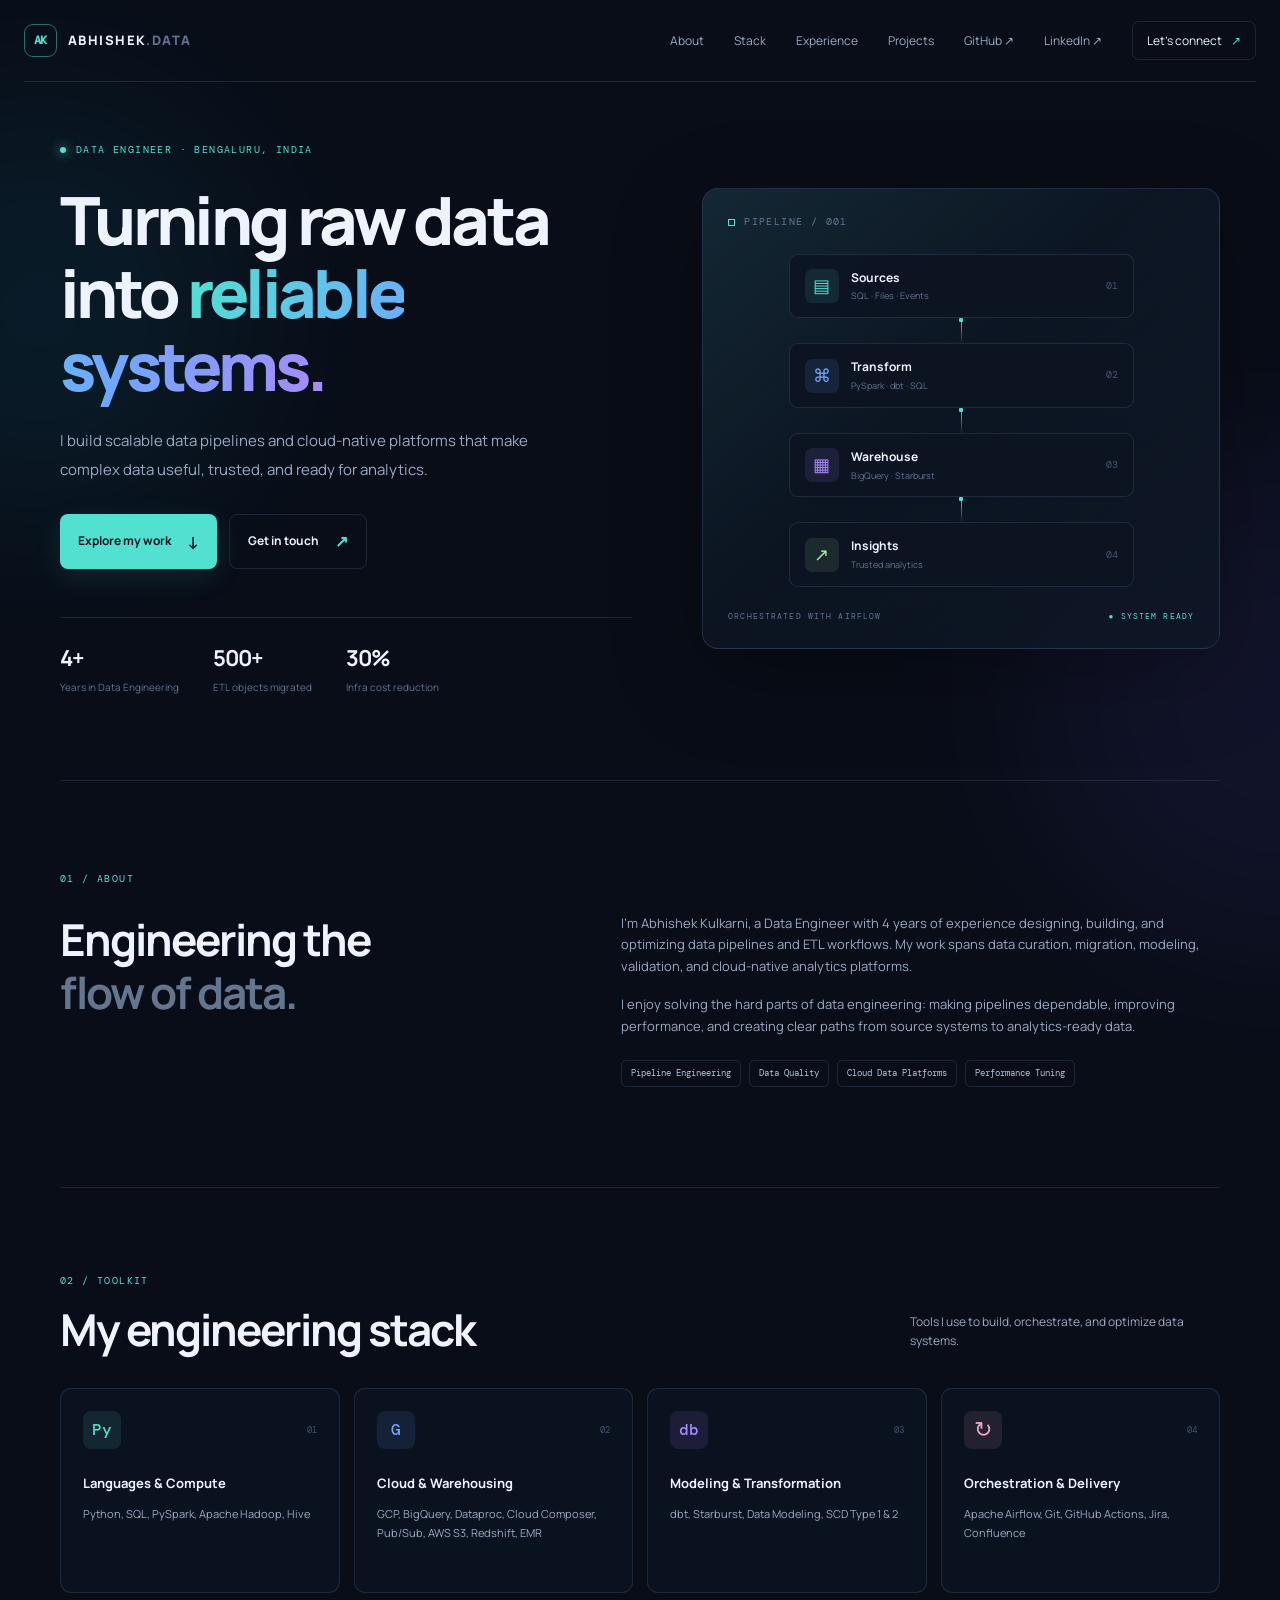
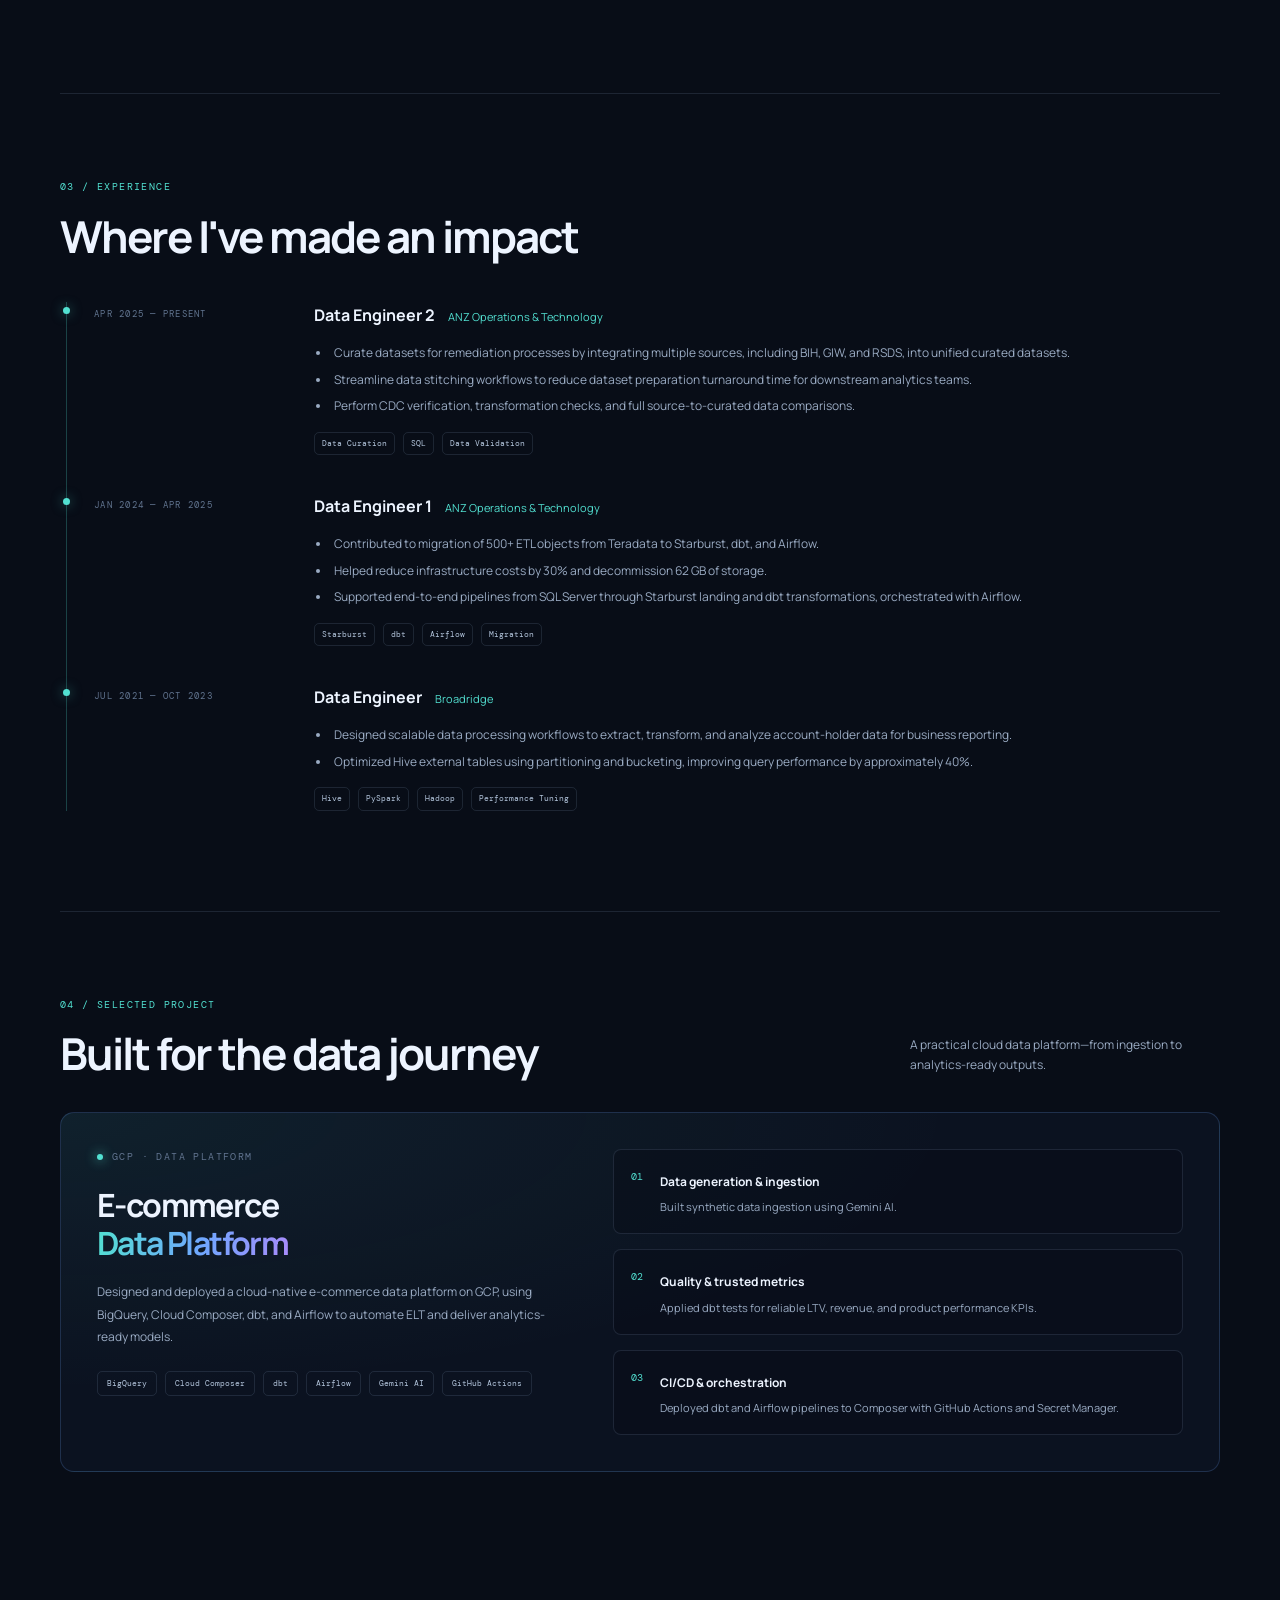
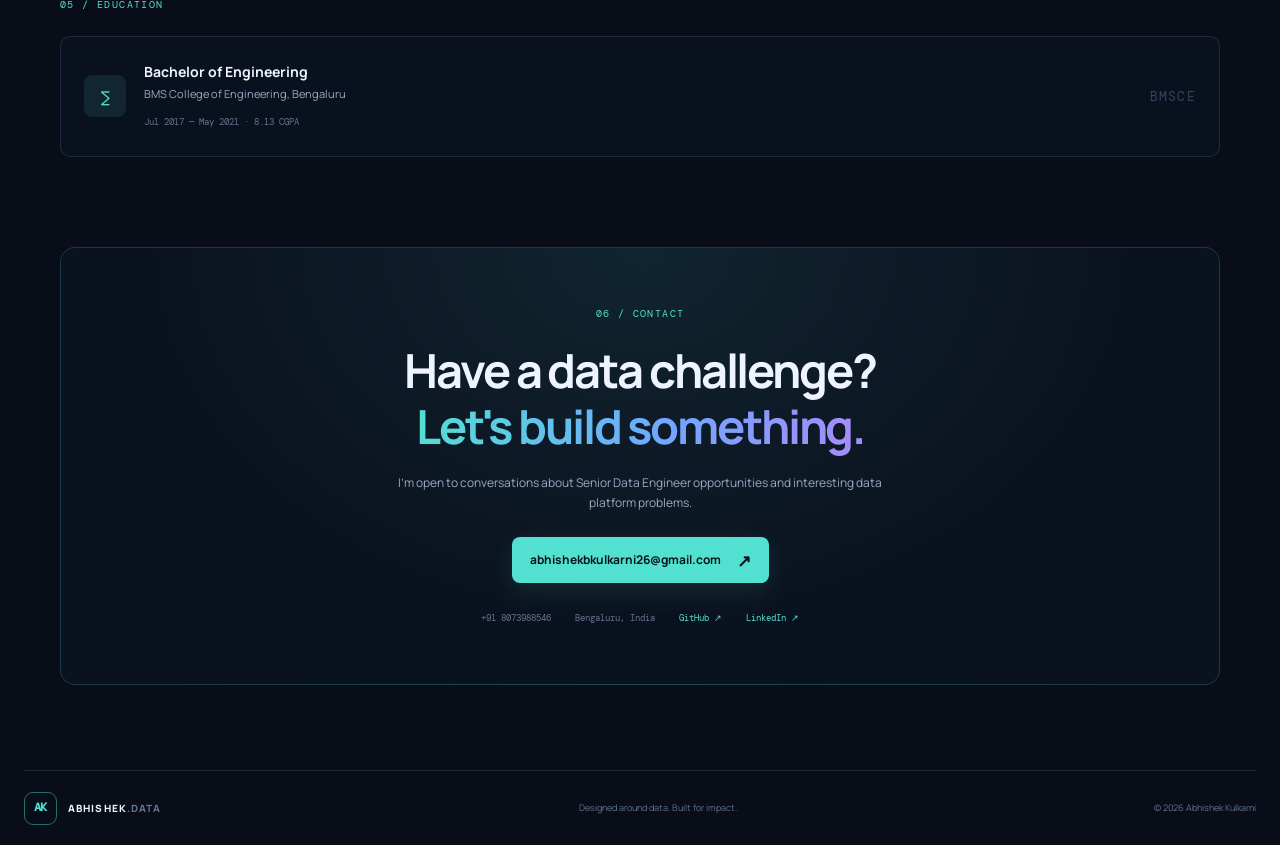
<file: index.html>
<!DOCTYPE html>
<html lang="en">
<head>
  <meta charset="UTF-8" />
  <meta name="viewport" content="width=device-width, initial-scale=1.0" />
  <meta name="description" content="Abhishek Kulkarni — Data Engineer building scalable data pipelines, cloud data platforms, and analytics-ready datasets." />
  <title>Abhishek Kulkarni | Data Engineer</title>
  <link rel="stylesheet" href="style.css" />
  <link rel="preconnect" href="https://fonts.googleapis.com">
  <link rel="preconnect" href="https://fonts.gstatic.com" crossorigin>
  <link href="https://fonts.googleapis.com/css2?family=DM+Mono:wght@400;500&family=Manrope:wght@400;500;600;700;800&display=swap" rel="stylesheet">
</head>
<body>
  <div class="ambient ambient-one"></div>
  <div class="ambient ambient-two"></div>

  <header class="topbar">
    <a class="brand" href="#home"><span class="brand-mark">AK</span><span>ABHISHEK<span class="brand-muted">.DATA</span></span></a>
    <nav aria-label="Main navigation">
      <a href="#about">About</a>
      <a href="#stack">Stack</a>
      <a href="#work">Experience</a>
      <a href="#projects">Projects</a>
      <a href="https://github.com/Abhiselon/" target="_blank" rel="noopener noreferrer">GitHub ↗</a>
      <a href="https://www.linkedin.com/in/abhishek-kulkarni26/" target="_blank" rel="noopener noreferrer">LinkedIn ↗</a>
      <a class="nav-cta" href="#contact">Let's connect <span>↗</span></a>
    </nav>
  </header>

  <main>
    <section class="hero section-wrap" id="home">
      <div class="hero-copy">
        <div class="eyebrow"><span class="status-dot"></span> DATA ENGINEER · BENGALURU, INDIA</div>
        <h1>Turning raw data<br>into <span class="gradient-text">reliable systems.</span></h1>
        <p class="hero-lede">I build scalable data pipelines and cloud-native platforms that make complex data useful, trusted, and ready for analytics.</p>
        <div class="hero-actions">
          <a class="button button-primary" href="#projects">Explore my work <span>↓</span></a>
          <a class="button button-ghost" href="mailto:abhishekbkulkarni26@gmail.com">Get in touch <span>↗</span></a>
        </div>
        <div class="hero-meta">
          <div><strong>4+</strong><span>Years in Data Engineering</span></div>
          <div><strong>500+</strong><span>ETL objects migrated</span></div>
          <div><strong>30%</strong><span>Infra cost reduction</span></div>
        </div>
      </div>

      <div class="hero-visual" aria-label="Illustration of a data pipeline">
        <div class="visual-label"><span class="tiny-square"></span> PIPELINE / 001</div>
        <div class="pipeline">
          <div class="pipe-node source"><span class="node-icon">▤</span><div><b>Sources</b><small>SQL · Files · Events</small></div><span class="node-state">01</span></div>
          <div class="pipe-line"><i></i><i></i><i></i></div>
          <div class="pipe-node transform"><span class="node-icon">⌘</span><div><b>Transform</b><small>PySpark · dbt · SQL</small></div><span class="node-state">02</span></div>
          <div class="pipe-line"><i></i><i></i><i></i></div>
          <div class="pipe-node warehouse"><span class="node-icon">▦</span><div><b>Warehouse</b><small>BigQuery · Starburst</small></div><span class="node-state">03</span></div>
          <div class="pipe-line"><i></i><i></i><i></i></div>
          <div class="pipe-node output"><span class="node-icon">↗</span><div><b>Insights</b><small>Trusted analytics</small></div><span class="node-state">04</span></div>
        </div>
        <div class="visual-foot"><span>ORCHESTRATED WITH AIRFLOW</span><span class="live-pulse">● SYSTEM READY</span></div>
      </div>
    </section>

    <section class="section-wrap about-section" id="about">
      <div class="section-kicker">01 / ABOUT</div>
      <div class="about-grid">
        <h2>Engineering the<br><span class="muted-heading">flow of data.</span></h2>
        <div class="about-copy">
          <p>I'm Abhishek Kulkarni, a Data Engineer with 4 years of experience designing, building, and optimizing data pipelines and ETL workflows. My work spans data curation, migration, modeling, validation, and cloud-native analytics platforms.</p>
          <p>I enjoy solving the hard parts of data engineering: making pipelines dependable, improving performance, and creating clear paths from source systems to analytics-ready data.</p>
          <div class="focus-tags"><span>Pipeline Engineering</span><span>Data Quality</span><span>Cloud Data Platforms</span><span>Performance Tuning</span></div>
        </div>
      </div>
    </section>

    <section class="section-wrap stack-section" id="stack">
      <div class="section-heading">
        <div><div class="section-kicker">02 / TOOLKIT</div><h2>My engineering stack</h2></div>
        <p>Tools I use to build, orchestrate, and optimize data systems.</p>
      </div>
      <div class="stack-grid">
        <article class="stack-card"><div class="stack-card-top"><span class="stack-symbol">Py</span><span class="card-index">01</span></div><h3>Languages & Compute</h3><p>Python, SQL, PySpark, Apache Hadoop, Hive</p></article>
        <article class="stack-card"><div class="stack-card-top"><span class="stack-symbol cloud">G</span><span class="card-index">02</span></div><h3>Cloud & Warehousing</h3><p>GCP, BigQuery, Dataproc, Cloud Composer, Pub/Sub, AWS S3, Redshift, EMR</p></article>
        <article class="stack-card"><div class="stack-card-top"><span class="stack-symbol dbt">db</span><span class="card-index">03</span></div><h3>Modeling & Transformation</h3><p>dbt, Starburst, Data Modeling, SCD Type 1 & 2</p></article>
        <article class="stack-card"><div class="stack-card-top"><span class="stack-symbol airflow">↻</span><span class="card-index">04</span></div><h3>Orchestration & Delivery</h3><p>Apache Airflow, Git, GitHub Actions, Jira, Confluence</p></article>
      </div>
    </section>

    <section class="section-wrap experience-section" id="work">
      <div class="section-kicker">03 / EXPERIENCE</div>
      <h2>Where I've made an impact</h2>
      <div class="timeline">
        <article class="timeline-item">
          <div class="timeline-date">APR 2025 — PRESENT</div>
          <div class="timeline-content"><div class="timeline-title"><h3>Data Engineer 2</h3><span>ANZ Operations & Technology</span></div>
            <ul><li>Curate datasets for remediation processes by integrating multiple sources, including BIH, GIW, and RSDS, into unified curated datasets.</li><li>Streamline data stitching workflows to reduce dataset preparation turnaround time for downstream analytics teams.</li><li>Perform CDC verification, transformation checks, and full source-to-curated data comparisons.</li></ul>
            <div class="mini-tags"><span>Data Curation</span><span>SQL</span><span>Data Validation</span></div>
          </div>
        </article>
        <article class="timeline-item">
          <div class="timeline-date">JAN 2024 — APR 2025</div>
          <div class="timeline-content"><div class="timeline-title"><h3>Data Engineer 1</h3><span>ANZ Operations & Technology</span></div>
            <ul><li>Contributed to migration of 500+ ETL objects from Teradata to Starburst, dbt, and Airflow.</li><li>Helped reduce infrastructure costs by 30% and decommission 62 GB of storage.</li><li>Supported end-to-end pipelines from SQL Server through Starburst landing and dbt transformations, orchestrated with Airflow.</li></ul>
            <div class="mini-tags"><span>Starburst</span><span>dbt</span><span>Airflow</span><span>Migration</span></div>
          </div>
        </article>
        <article class="timeline-item">
          <div class="timeline-date">JUL 2021 — OCT 2023</div>
          <div class="timeline-content"><div class="timeline-title"><h3>Data Engineer</h3><span>Broadridge</span></div>
            <ul><li>Designed scalable data processing workflows to extract, transform, and analyze account-holder data for business reporting.</li><li>Optimized Hive external tables using partitioning and bucketing, improving query performance by approximately 40%.</li></ul>
            <div class="mini-tags"><span>Hive</span><span>PySpark</span><span>Hadoop</span><span>Performance Tuning</span></div>
          </div>
        </article>
      </div>
    </section>

    <section class="section-wrap projects-section" id="projects">
      <div class="section-heading">
        <div><div class="section-kicker">04 / SELECTED PROJECT</div><h2>Built for the data journey</h2></div>
        <p>A practical cloud data platform—from ingestion to analytics-ready outputs.</p>
      </div>
      <article class="project-card">
        <div class="project-main">
          <div class="project-label"><span class="project-dot"></span> GCP · DATA PLATFORM</div>
          <h3>E-commerce<br><span class="gradient-text">Data Platform</span></h3>
          <p>Designed and deployed a cloud-native e-commerce data platform on GCP, using BigQuery, Cloud Composer, dbt, and Airflow to automate ELT and deliver analytics-ready models.</p>
          <div class="project-tags"><span>BigQuery</span><span>Cloud Composer</span><span>dbt</span><span>Airflow</span><span>Gemini AI</span><span>GitHub Actions</span></div>
        </div>
        <div class="project-details">
          <div class="project-detail"><span class="detail-number">01</span><div><b>Data generation & ingestion</b><p>Built synthetic data ingestion using Gemini AI.</p></div></div>
          <div class="project-detail"><span class="detail-number">02</span><div><b>Quality & trusted metrics</b><p>Applied dbt tests for reliable LTV, revenue, and product performance KPIs.</p></div></div>
          <div class="project-detail"><span class="detail-number">03</span><div><b>CI/CD & orchestration</b><p>Deployed dbt and Airflow pipelines to Composer with GitHub Actions and Secret Manager.</p></div></div>
        </div>
      </article>
    </section>

    <section class="section-wrap education-section">
      <div class="section-kicker">05 / EDUCATION</div>
      <div class="education-card"><div class="edu-icon">∑</div><div><h3>Bachelor of Engineering</h3><p>BMS College of Engineering, Bengaluru</p><span>Jul 2017 — May 2021 · 8.13 CGPA</span></div><div class="edu-mark">BMSCE</div></div>
    </section>

    <section class="section-wrap contact-section" id="contact">
      <div class="contact-panel">
        <div class="section-kicker">06 / CONTACT</div>
        <h2>Have a data challenge?<br><span class="gradient-text">Let's build something.</span></h2>
        <p>I'm open to conversations about Senior Data Engineer opportunities and interesting data platform problems.</p>
        <a class="button button-primary" href="mailto:abhishekbkulkarni26@gmail.com">abhishekbkulkarni26@gmail.com <span>↗</span></a>
        <div class="contact-foot">
          <span>+91 8073988546</span>
          <span>Bengaluru, India</span>
          <a href="https://github.com/Abhiselon/" target="_blank" rel="noopener noreferrer">GitHub ↗</a>
          <a href="https://www.linkedin.com/in/abhishek-kulkarni26/" target="_blank" rel="noopener noreferrer">LinkedIn ↗</a>
        </div>
      </div>
    </section>
  </main>

  <footer class="footer"><a class="brand" href="#home"><span class="brand-mark">AK</span><span>ABHISHEK<span class="brand-muted">.DATA</span></span></a><span>Designed around data. Built for impact.</span><span>© 2026 Abhishek Kulkarni</span></footer>
</body>
</html>
</file>
<file: style.css>
/* Abhishek Kulkarni — Data Engineer portfolio
   Responsive, dark data-platform inspired design. */

:root {
  --bg: #080d17;
  --surface: #0d1523;
  --surface-2: #111d2d;
  --line: rgba(159, 184, 218, .14);
  --text: #edf4ff;
  --muted: #9aabc3;
  --dim: #61748f;
  --cyan: #52e0d1;
  --blue: #70a7ff;
  --violet: #a78bfa;
  --font: "Manrope", sans-serif;
  --mono: "DM Mono", monospace;
}

* { box-sizing: border-box; }
html { scroll-behavior: smooth; }
body {
  margin: 0; background: var(--bg); color: var(--text); font-family: var(--font);
  line-height: 1.65; overflow-x: hidden;
}
a { color: inherit; text-decoration: none; }
::selection { background: rgba(82, 224, 209, .25); }
.ambient { position: absolute; pointer-events: none; filter: blur(90px); opacity: .13; z-index: -1; border-radius: 50%; }
.ambient-one { width: 420px; height: 420px; background: #167c9d; top: 100px; left: -170px; }
.ambient-two { width: 500px; height: 500px; background: #5140a8; top: 450px; right: -250px; }
.section-wrap { width: min(1160px, calc(100% - 48px)); margin: 0 auto; }
.topbar { height: 82px; width: min(1240px, calc(100% - 48px)); margin: auto; display: flex; align-items: center; justify-content: space-between; border-bottom: 1px solid var(--line); }
.brand { display: inline-flex; align-items: center; gap: 11px; font-size: 13px; font-weight: 800; letter-spacing: .11em; }
.brand-mark { display: grid; place-items: center; width: 33px; height: 33px; border: 1px solid rgba(82,224,209,.45); color: var(--cyan); border-radius: 9px; font-family: var(--mono); letter-spacing: -.08em; font-size: 12px; }
.brand-muted { color: var(--dim); }
nav { display: flex; align-items: center; gap: 30px; font-size: 12px; color: var(--muted); }
nav a { transition: color .2s ease; }
nav a:hover { color: var(--cyan); }
.nav-cta { color: var(--text); border: 1px solid var(--line); padding: 9px 14px; border-radius: 7px; }
.nav-cta span { color: var(--cyan); margin-left: 7px; }
.hero { min-height: 650px; display: grid; grid-template-columns: 1.05fr .95fr; align-items: center; gap: 70px; padding-top: 60px; padding-bottom: 85px; }
.eyebrow, .section-kicker, .visual-label, .visual-foot, .timeline-date, .project-label { font-family: var(--mono); font-size: 10px; letter-spacing: .14em; color: var(--cyan); }
.eyebrow { display: flex; align-items: center; gap: 10px; margin-bottom: 24px; }
.status-dot, .project-dot { width: 6px; height: 6px; border-radius: 50%; background: var(--cyan); box-shadow: 0 0 12px var(--cyan); }
h1 { font-size: clamp(43px, 5.2vw, 68px); line-height: 1.1; letter-spacing: -.055em; margin: 0; font-weight: 800; }
.gradient-text { background: linear-gradient(100deg, var(--cyan), var(--blue) 55%, var(--violet)); -webkit-background-clip: text; background-clip: text; color: transparent; }
.hero-lede { max-width: 490px; color: var(--muted); font-size: 15px; line-height: 1.9; margin: 25px 0 30px; }
.hero-actions { display: flex; flex-wrap: wrap; gap: 12px; }
.button { display: inline-flex; align-items: center; justify-content: center; gap: 16px; border-radius: 8px; padding: 13px 18px; font-size: 12px; font-weight: 700; transition: transform .2s, border-color .2s; }
.button:hover { transform: translateY(-2px); }
.button-primary { color: #07131b; background: var(--cyan); box-shadow: 0 8px 28px rgba(82,224,209,.12); }
.button-primary span { font-size: 17px; line-height: 1; }
.button-ghost { border: 1px solid var(--line); color: var(--text); }
.button-ghost span { color: var(--cyan); font-size: 16px; }
.hero-meta { display: flex; gap: 34px; margin-top: 48px; padding-top: 22px; border-top: 1px solid var(--line); }
.hero-meta div { display: flex; flex-direction: column; gap: 3px; }
.hero-meta strong { font-size: 22px; letter-spacing: -.04em; }
.hero-meta span { color: var(--dim); font-size: 10px; }

.hero-visual { position: relative; background: linear-gradient(145deg, rgba(17,29,45,.92), rgba(8,13,23,.9)); border: 1px solid rgba(135,171,218,.2); border-radius: 16px; padding: 25px; box-shadow: 0 25px 90px rgba(0,0,0,.25); }
.hero-visual:before { content: ""; position: absolute; inset: 0; border-radius: inherit; background: linear-gradient(135deg, rgba(82,224,209,.06), transparent 45%, rgba(112,167,255,.06)); pointer-events: none; }
.visual-label { display: flex; gap: 9px; align-items: center; color: var(--dim); margin-bottom: 23px; }
.tiny-square { width: 7px; height: 7px; border: 1px solid var(--cyan); }
.pipeline { display: flex; flex-direction: column; align-items: center; }
.pipe-node { display: flex; align-items: center; gap: 12px; width: 100%; max-width: 345px; padding: 13px 15px; background: rgba(13,21,35,.9); border: 1px solid var(--line); border-radius: 9px; position: relative; }
.node-icon { display: grid; place-items: center; width: 34px; height: 34px; border-radius: 7px; background: rgba(82,224,209,.1); color: var(--cyan); font-size: 18px; }
.transform .node-icon { color: var(--blue); background: rgba(112,167,255,.1); }
.warehouse .node-icon { color: var(--violet); background: rgba(167,139,250,.1); }
.output .node-icon { color: #a5e8a7; background: rgba(165,232,167,.1); }
.pipe-node b { display: block; font-size: 12px; }
.pipe-node small { display: block; color: var(--dim); font-size: 9px; margin-top: 2px; }
.node-state { margin-left: auto; color: #42566f; font-family: var(--mono); font-size: 10px; }
.pipe-line { height: 25px; width: 1px; background: linear-gradient(var(--cyan), rgba(82,224,209,.08)); position: relative; }
.pipe-line i { position: absolute; width: 4px; height: 4px; border-radius: 50%; background: var(--cyan); left: -1.5px; animation: flow 1.8s linear infinite; }
.pipe-line i:nth-child(2) { animation-delay: .6s; }
.pipe-line i:nth-child(3) { animation-delay: 1.2s; }
@keyframes flow { 0% { top: 0; opacity: 0; } 25% { opacity: 1; } 100% { top: 100%; opacity: 0; } }
.visual-foot { display: flex; justify-content: space-between; gap: 10px; font-size: 8px; color: var(--dim); margin-top: 23px; }
.live-pulse { color: var(--cyan); }

.about-section { padding: 90px 0 100px; border-top: 1px solid var(--line); }
.about-grid { display: grid; grid-template-columns: .9fr 1.1fr; gap: 70px; margin-top: 25px; }
h2 { font-size: clamp(30px, 3.5vw, 44px); line-height: 1.2; letter-spacing: -.045em; margin: 0; }
.muted-heading { color: #63758f; }
.about-copy p { margin: 0 0 17px; color: var(--muted); font-size: 13px; }
.focus-tags, .mini-tags, .project-tags { display: flex; flex-wrap: wrap; gap: 8px; }
.focus-tags { margin-top: 23px; }
.focus-tags span, .mini-tags span, .project-tags span { border: 1px solid var(--line); border-radius: 5px; padding: 5px 9px; color: #b3c5dc; font-family: var(--mono); font-size: 9px; }

.stack-section { padding: 85px 0 100px; border-top: 1px solid var(--line); }
.section-heading { display: flex; justify-content: space-between; align-items: end; gap: 35px; margin-bottom: 32px; }
.section-heading .section-kicker { margin-bottom: 14px; }
.section-heading > p { max-width: 310px; margin: 0 0 5px; color: var(--muted); font-size: 12px; }
.stack-grid { display: grid; grid-template-columns: repeat(4, 1fr); gap: 14px; }
.stack-card { background: rgba(13,21,35,.72); border: 1px solid var(--line); border-radius: 11px; padding: 22px; min-height: 205px; transition: border-color .2s, transform .2s; }
.stack-card:hover { border-color: rgba(82,224,209,.4); transform: translateY(-3px); }
.stack-card-top { display: flex; align-items: center; justify-content: space-between; margin-bottom: 24px; }
.stack-symbol { display: grid; place-items: center; width: 38px; height: 38px; border-radius: 8px; background: rgba(82,224,209,.1); color: var(--cyan); font-family: var(--mono); font-weight: 500; }
.stack-symbol.cloud { color: var(--blue); background: rgba(112,167,255,.1); }
.stack-symbol.dbt { color: var(--violet); background: rgba(167,139,250,.1); }
.stack-symbol.airflow { color: #f0a4c7; background: rgba(240,164,199,.1); font-size: 22px; }
.card-index { font-family: var(--mono); font-size: 9px; color: #40516a; }
.stack-card h3 { font-size: 13px; margin: 0 0 9px; }
.stack-card p { font-size: 11px; line-height: 1.8; color: var(--muted); margin: 0; }

.experience-section { padding: 85px 0 100px; border-top: 1px solid var(--line); }
.experience-section h2 { margin: 14px 0 40px; }
.timeline { border-left: 1px solid rgba(82,224,209,.25); margin-left: 6px; }
.timeline-item { display: grid; grid-template-columns: 185px 1fr; gap: 35px; padding: 0 0 38px 27px; position: relative; }
.timeline-item:last-child { padding-bottom: 0; }
.timeline-item:before { content: ""; position: absolute; left: -4px; top: 5px; width: 7px; height: 7px; border-radius: 50%; background: var(--cyan); box-shadow: 0 0 12px rgba(82,224,209,.5); }
.timeline-date { color: var(--dim); padding-top: 5px; font-size: 9px; }
.timeline-title { display: flex; flex-wrap: wrap; align-items: baseline; gap: 13px; }
.timeline-title h3 { margin: 0; font-size: 16px; }
.timeline-title span { color: var(--cyan); font-size: 11px; }
.timeline-content ul { padding-left: 17px; margin: 14px 0 16px; color: var(--muted); font-size: 12px; }
.timeline-content li { margin: 7px 0; padding-left: 3px; }
.mini-tags span { padding: 4px 7px; font-size: 8px; }

.projects-section { padding: 85px 0 100px; border-top: 1px solid var(--line); }
.project-card { display: grid; grid-template-columns: .9fr 1.1fr; gap: 50px; padding: 36px; border: 1px solid rgba(112,167,255,.2); border-radius: 14px; background: radial-gradient(ellipse at 0 0, rgba(82,224,209,.07), transparent 55%), rgba(13,21,35,.8); }
.project-label { display: flex; align-items: center; gap: 9px; color: var(--dim); margin-bottom: 22px; }
.project-card h3 { font-size: 32px; line-height: 1.18; letter-spacing: -.05em; margin: 0 0 18px; }
.project-main > p { color: var(--muted); font-size: 12px; line-height: 1.9; margin: 0 0 22px; }
.project-tags span { font-size: 8px; }
.project-details { display: flex; flex-direction: column; justify-content: center; gap: 15px; }
.project-detail { display: flex; gap: 17px; padding: 17px; border: 1px solid var(--line); border-radius: 8px; background: rgba(8,13,23,.45); }
.detail-number { color: var(--cyan); font-family: var(--mono); font-size: 10px; padding-top: 2px; }
.project-detail b { font-size: 12px; }
.project-detail p { margin: 5px 0 0; color: var(--muted); font-size: 11px; }

.education-section { padding: 25px 0 90px; }
.education-card { display: flex; align-items: center; gap: 18px; margin-top: 22px; padding: 23px; border: 1px solid var(--line); border-radius: 10px; background: rgba(13,21,35,.65); }
.edu-icon { display: grid; place-items: center; width: 42px; height: 42px; border-radius: 8px; background: rgba(82,224,209,.1); color: var(--cyan); font-size: 20px; }
.education-card h3 { margin: 0; font-size: 14px; }
.education-card p { margin: 2px 0 3px; color: var(--muted); font-size: 11px; }
.education-card span { color: var(--dim); font-family: var(--mono); font-size: 9px; }
.edu-mark { margin-left: auto; color: #33465f; font-family: var(--mono); font-size: 13px; letter-spacing: .1em; }

.contact-section { padding: 0 0 85px; }
.contact-panel { text-align: center; border: 1px solid rgba(82,224,209,.2); border-radius: 15px; padding: 58px 25px; background: radial-gradient(ellipse at 50% 0, rgba(82,224,209,.09), transparent 60%), rgba(13,21,35,.75); }
.contact-panel .section-kicker { margin-bottom: 20px; }
.contact-panel h2 { font-size: clamp(30px, 4vw, 47px); }
.contact-panel > p { color: var(--muted); font-size: 12px; max-width: 510px; margin: 18px auto 25px; }
.contact-foot { display: flex; justify-content: center; gap: 24px; margin-top: 28px; color: var(--dim); font-family: var(--mono); font-size: 9px; }
.footer { width: min(1240px, calc(100% - 48px)); margin: auto; min-height: 75px; border-top: 1px solid var(--line); display: flex; align-items: center; justify-content: space-between; gap: 20px; color: var(--dim); font-size: 9px; }
.footer .brand { color: var(--text); font-size: 10px; }

@media (max-width: 900px) {
  .hero { grid-template-columns: 1fr; gap: 45px; padding-top: 70px; }
  .hero-copy { max-width: 700px; }
  .hero-visual { max-width: 560px; width: 100%; margin: 0 auto; }
  .stack-grid { grid-template-columns: repeat(2, 1fr); }
  .project-card { grid-template-columns: 1fr; gap: 35px; }
}
@media (max-width: 620px) {
  .section-wrap, .topbar, .footer { width: calc(100% - 34px); }
  .topbar { height: 70px; }
  nav { gap: 13px; }
  nav a:not(.nav-cta) { display: none; }
  .nav-cta { padding: 8px 11px; }
  .hero { padding: 55px 0 70px; min-height: auto; }
  h1 { font-size: clamp(39px, 12vw, 55px); }
  .hero-lede { font-size: 13px; }
  .hero-meta { gap: 18px; }
  .hero-meta strong { font-size: 19px; }
  .hero-meta span { font-size: 9px; max-width: 90px; }
  .hero-visual { padding: 18px; }
  .pipe-node { padding: 11px; }
  .about-section, .stack-section, .experience-section, .projects-section { padding: 65px 0; }
  .about-grid { grid-template-columns: 1fr; gap: 25px; }
  .section-heading { display: block; }
  .section-heading > p { margin-top: 15px; }
  .stack-grid { grid-template-columns: 1fr 1fr; gap: 10px; }
  .stack-card { padding: 16px; min-height: 190px; }
  .timeline-item { grid-template-columns: 1fr; gap: 9px; padding-left: 22px; }
  .timeline-date { font-size: 9px; }
  .timeline-title h3 { font-size: 15px; }
  .project-card { padding: 22px; }
  .project-card h3 { font-size: 29px; }
  .education-card { align-items: flex-start; }
  .edu-mark { display: none; }
  .contact-panel { padding: 43px 18px; }
  .contact-foot { flex-direction: column; gap: 7px; }
  .footer { flex-wrap: wrap; justify-content: center; text-align: center; padding: 20px 0; }
}
@media (max-width: 380px) {
  .stack-grid { grid-template-columns: 1fr; }
  .hero-meta { gap: 12px; }
  .visual-foot { flex-direction: column; }
}

/* Social profile links */
.contact-foot a {
  color: var(--cyan);
  transition: color .2s ease;
}
.contact-foot a:hover {
  color: var(--blue);
}
</file>
